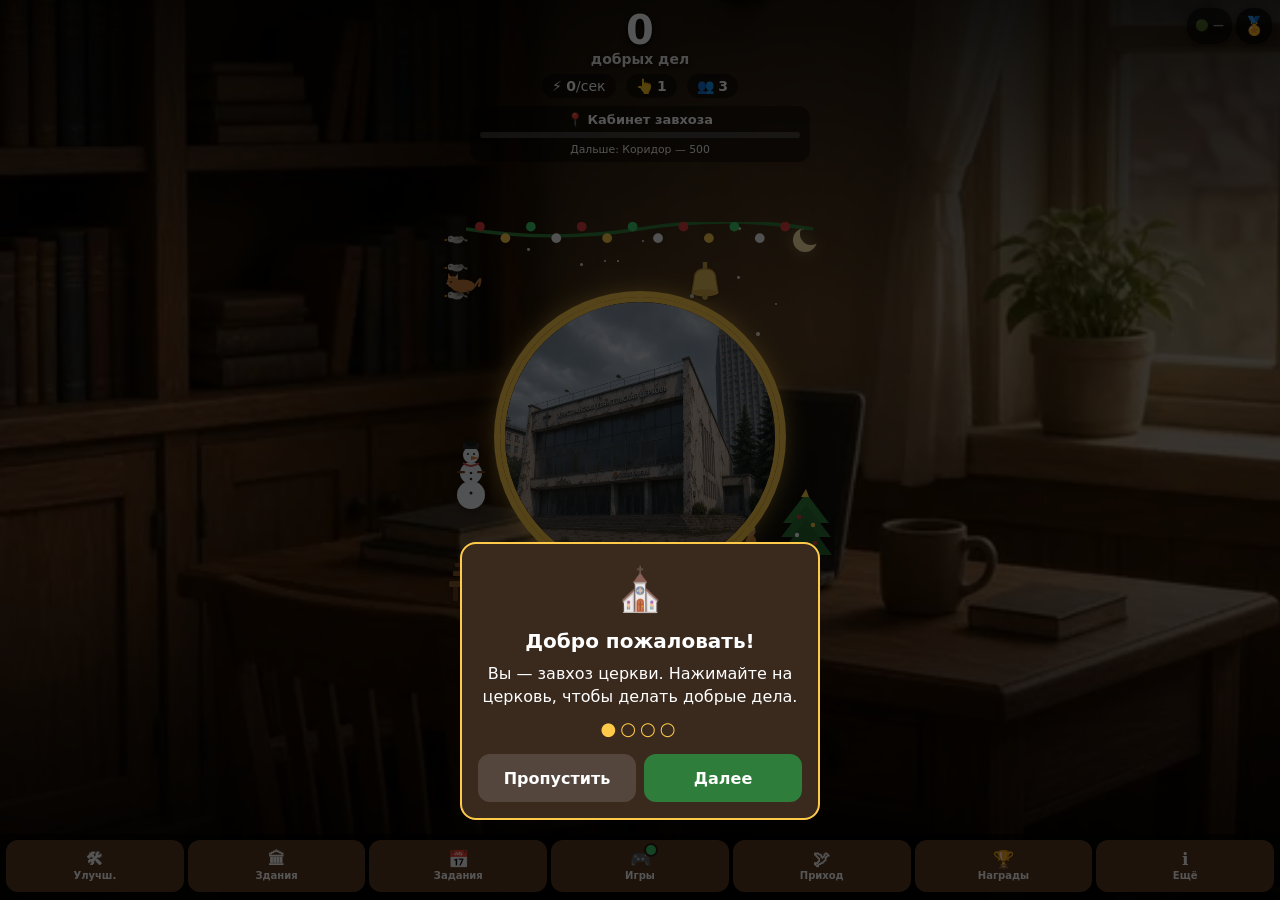
<file: index.html>
<!doctype html>
<html lang="ru">
<head>
<meta charset="utf-8">
<meta name="viewport" content="width=device-width,initial-scale=1,maximum-scale=1,user-scalable=no,viewport-fit=cover">
<meta name="apple-mobile-web-app-capable" content="yes">
<meta name="mobile-web-app-capable" content="yes">
<meta name="apple-mobile-web-app-status-bar-style" content="black-translucent">
<meta name="apple-mobile-web-app-title" content="Завхоз церкви">
<meta name="theme-color" content="#2b1d14">
<title>Завхоз церкви</title>
<link rel="manifest" href="manifest.webmanifest">
<link rel="apple-touch-icon" href="img/icon-180.png">
<link rel="icon" href="img/icon-192.png">
<link rel="stylesheet" href="style.css">
<!-- Yandex.Metrika counter -->
<script type="text/javascript">
    (function(m,e,t,r,i,k,a){
        m[i]=m[i]||function(){(m[i].a=m[i].a||[]).push(arguments)};
        m[i].l=1*new Date();
        for (var j = 0; j < document.scripts.length; j++) {if (document.scripts[j].src === r) { return; }}
        k=e.createElement(t),a=e.getElementsByTagName(t)[0],k.async=1,k.src=r,a.parentNode.insertBefore(k,a)
    })(window, document,'script','https://mc.yandex.ru/metrika/tag.js?id=114234557', 'ym');
    ym(114234557, 'init', {ssr:true, webvisor:true, clickmap:true, ecommerce:"dataLayer", referrer: document.referrer, url: location.href, accurateTrackBounce:true, trackLinks:true});
</script>
<noscript><div><img src="https://mc.yandex.ru/watch/114234557" style="position:absolute; left:-9999px;" alt="" /></div></noscript>
<!-- /Yandex.Metrika counter -->
</head>
<body>
<div id="bg"></div><div id="shade"></div>
<header id="top">
  <div id="score"><span id="deeds">0</span><small>добрых дел</small></div>
  <div id="stats"><span>⚡ <b id="dps">0</b>/сек</span><span>👆 <b id="dpt">1</b></span><span>👥 <b id="people">3</b></span><span id="blessS" hidden>🙏 <b id="bless">0</b></span></div>
  <div id="loc"><span id="locName">Кабинет завхоза</span><div id="locBar"><i></i></div><small id="locNext"></small></div>
  <div id="boost" hidden></div>
</header>
<div id="corner">
  <button type="button" id="live" hidden aria-label="Сейчас играют"></button>
  <button type="button" id="boardBtn" aria-label="Таблица мест">🏅</button>
</div>
<main id="play">
  <div id="event" hidden></div>
  <div id="scene">
    <div id="fx" aria-hidden="true"></div>
    <div id="walk" aria-hidden="true"></div>
    <div id="bits"></div>
    <button id="tap" aria-label="Нажимай!"><img src="img/church1.webp" alt="Церковь" draggable="false"></button>
    <div id="seasons" aria-hidden="true"></div>
  </div>
  <div id="hint">Нажимай на церковь — делай добрые дела!</div>
  <button type="button" id="inviteBtn" aria-label="Пригласи друга — плюс 5% навсегда и сундук">🎁 Пригласи друга<small>+5% навсегда + сундук</small></button>
</main>
<nav id="tabs">
  <button data-p="shop"><i>🛠</i>Улучш.</button>
  <button data-p="bld"><i>🏛</i>Здания</button>
  <button data-p="quest"><i>📅</i>Задания<em id="qdot" hidden></em></button>
  <button data-p="mini"><i>🎮</i>Игры<em id="mgdot" hidden></em></button>
  <button data-p="parish"><i>🕊</i>Приход</button>
  <button data-p="ach"><i>🏆</i>Награды</button>
  <button data-p="info"><i>ℹ️</i>Ещё</button>
</nav>
<section id="panel" hidden>
  <div class="ph"><b id="ptitle"></b><button id="pclose" aria-label="Закрыть">✕</button></div>
  <div id="pbody"></div>
</section>
<div id="mini" hidden>
  <div id="mh"><b id="mtitle"></b><span id="mtimer"></span><button id="mclose" aria-label="Закрыть">✕</button></div>
  <div id="mhint"></div>
  <div id="mhud" hidden></div>
  <div id="mstage"></div>
  <div id="mstatus"></div>
</div>
<div id="tutor" hidden>
  <div class="tbox">
    <div id="tstep"></div>
    <div class="tbtns">
      <button type="button" id="tskip" class="ghost">Пропустить</button>
      <button type="button" id="tnext">Далее</button>
    </div>
  </div>
</div>
<div id="ish" hidden><div id="ishbox" class="ishbox"></div></div>
<div id="toast"></div>
<div id="modal" hidden><div class="mbox"><div id="mtext"></div><div id="mbtns"></div></div></div>
<script src="game.js"></script>
</body>
</html>
</file>
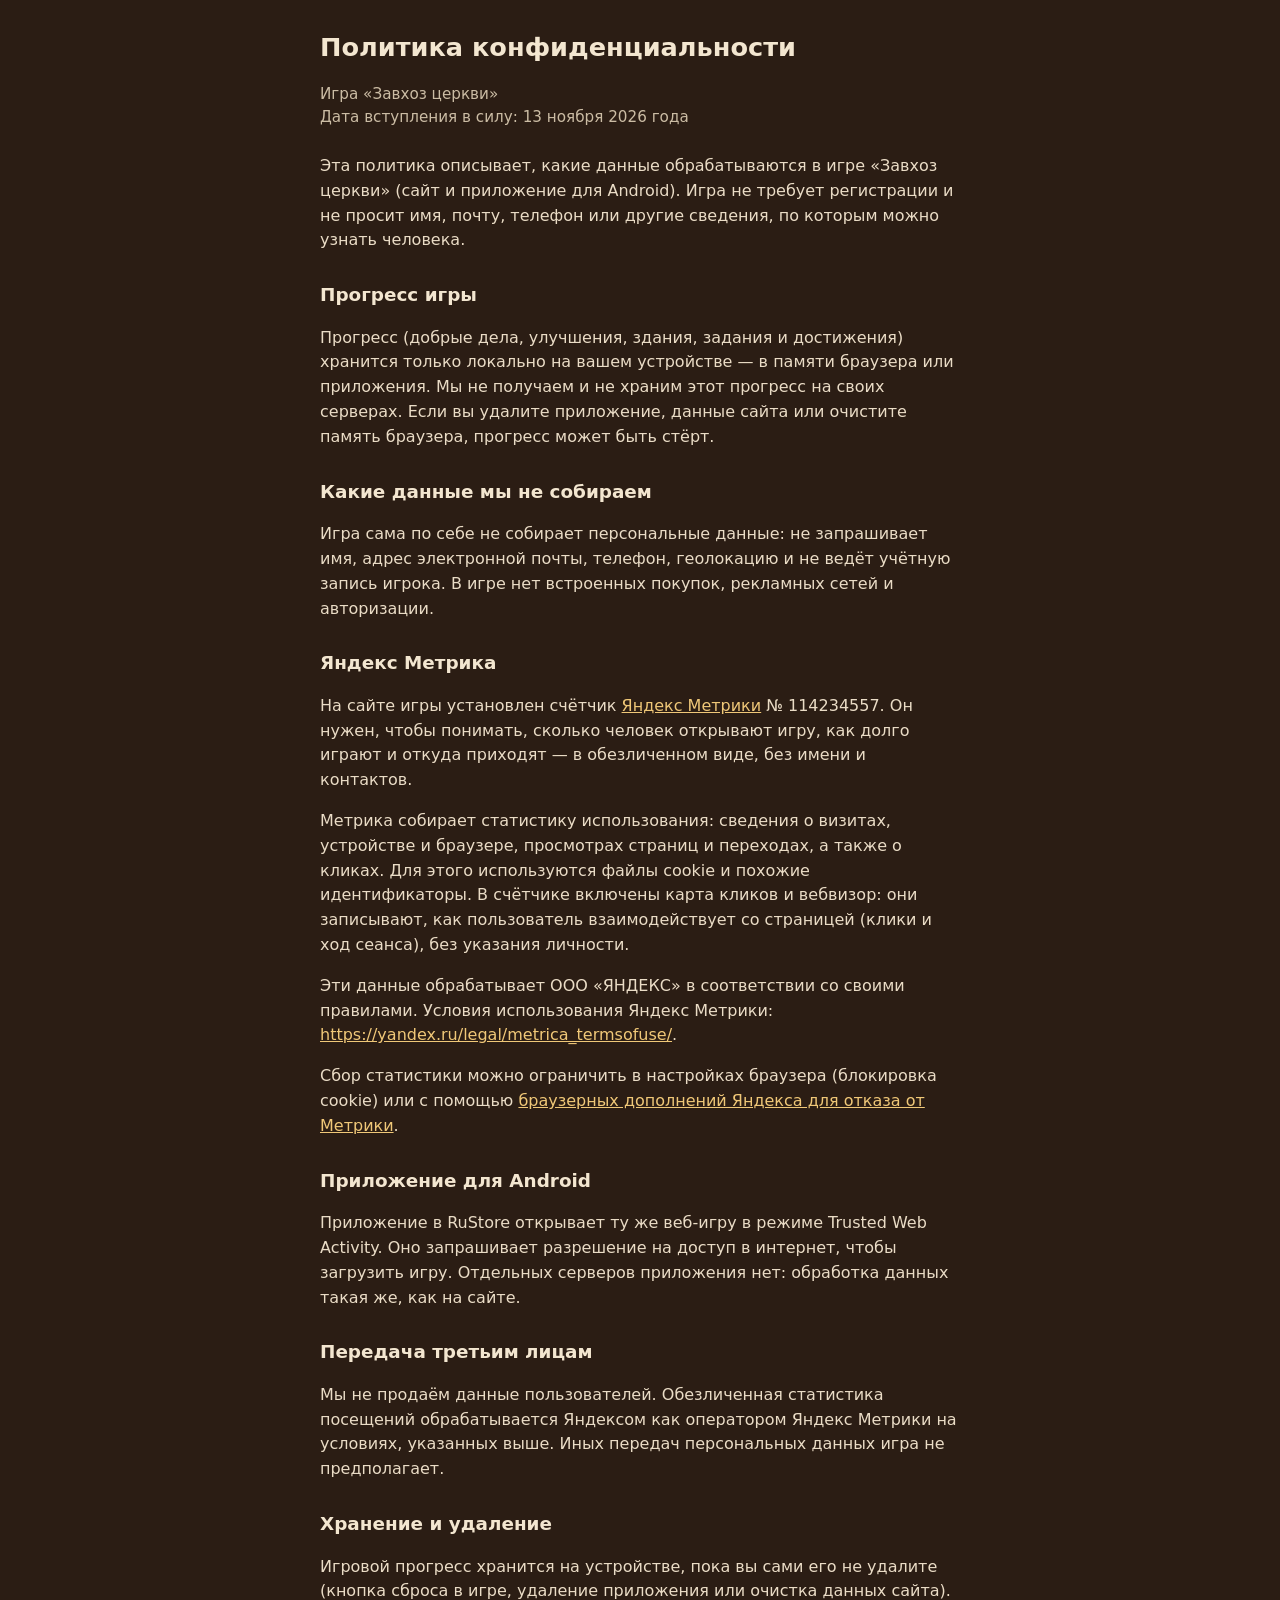
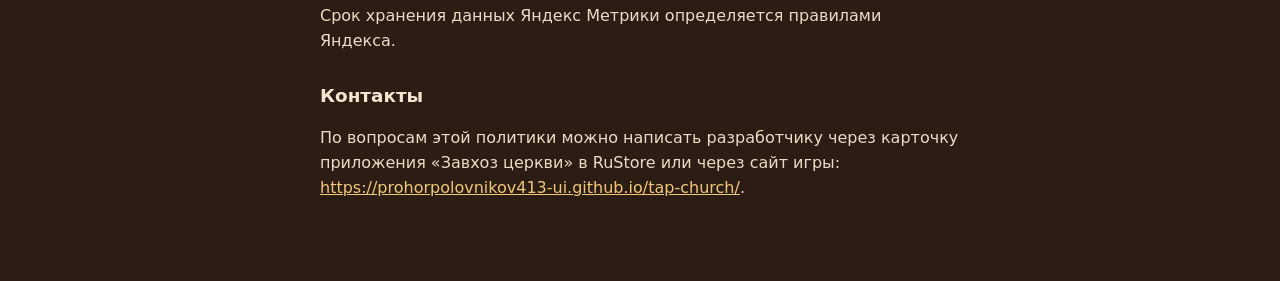
<file: privacy.html>
<!doctype html>
<html lang="ru">
<head>
<meta charset="utf-8">
<meta name="viewport" content="width=device-width,initial-scale=1">
<title>Политика конфиденциальности — Завхоз церкви</title>
<style>
  :root { color-scheme: dark; }
  body { margin:0; font-family: system-ui, -apple-system, "Segoe UI", Roboto, sans-serif;
         background:#2b1d14; color:#f3e6d0; line-height:1.55; }
  main { max-width: 40rem; margin: 0 auto; padding: 28px 20px 64px; }
  h1 { font-size: 1.6rem; margin: 0 0 8px; }
  h2 { font-size: 1.15rem; margin: 28px 0 8px; }
  p, li { color: #eadcc6; }
  a { color: #f0c878; }
  .meta { color:#cbbca4; font-size:.95rem; margin-bottom: 24px; }
</style>
</head>
<body>
<main>
  <h1>Политика конфиденциальности</h1>
  <p class="meta">Игра «Завхоз церкви»<br>Дата вступления в силу: 13 ноября 2026 года</p>

  <p>Эта политика описывает, какие данные обрабатываются в игре «Завхоз церкви» (сайт и приложение для Android). Игра не требует регистрации и не просит имя, почту, телефон или другие сведения, по которым можно узнать человека.</p>

  <h2>Прогресс игры</h2>
  <p>Прогресс (добрые дела, улучшения, здания, задания и достижения) хранится только локально на вашем устройстве — в памяти браузера или приложения. Мы не получаем и не храним этот прогресс на своих серверах. Если вы удалите приложение, данные сайта или очистите память браузера, прогресс может быть стёрт.</p>

  <h2>Какие данные мы не собираем</h2>
  <p>Игра сама по себе не собирает персональные данные: не запрашивает имя, адрес электронной почты, телефон, геолокацию и не ведёт учётную запись игрока. В игре нет встроенных покупок, рекламных сетей и авторизации.</p>

  <h2>Яндекс Метрика</h2>
  <p>На сайте игры установлен счётчик <a href="https://metrika.yandex.ru/" rel="noopener">Яндекс Метрики</a> № 114234557. Он нужен, чтобы понимать, сколько человек открывают игру, как долго играют и откуда приходят — в обезличенном виде, без имени и контактов.</p>
  <p>Метрика собирает статистику использования: сведения о визитах, устройстве и браузере, просмотрах страниц и переходах, а также о кликах. Для этого используются файлы cookie и похожие идентификаторы. В счётчике включены карта кликов и вебвизор: они записывают, как пользователь взаимодействует со страницей (клики и ход сеанса), без указания личности.</p>
  <p>Эти данные обрабатывает ООО «ЯНДЕКС» в соответствии со своими правилами. Условия использования Яндекс Метрики: <a href="https://yandex.ru/legal/metrica_termsofuse/" rel="noopener">https://yandex.ru/legal/metrica_termsofuse/</a>.</p>
  <p>Сбор статистики можно ограничить в настройках браузера (блокировка cookie) или с помощью <a href="https://yandex.ru/support/metrica/general/opt-out.html" rel="noopener">браузерных дополнений Яндекса для отказа от Метрики</a>.</p>

  <h2>Приложение для Android</h2>
  <p>Приложение в RuStore открывает ту же веб-игру в режиме Trusted Web Activity. Оно запрашивает разрешение на доступ в интернет, чтобы загрузить игру. Отдельных серверов приложения нет: обработка данных такая же, как на сайте.</p>

  <h2>Передача третьим лицам</h2>
  <p>Мы не продаём данные пользователей. Обезличенная статистика посещений обрабатывается Яндексом как оператором Яндекс Метрики на условиях, указанных выше. Иных передач персональных данных игра не предполагает.</p>

  <h2>Хранение и удаление</h2>
  <p>Игровой прогресс хранится на устройстве, пока вы сами его не удалите (кнопка сброса в игре, удаление приложения или очистка данных сайта). Срок хранения данных Яндекс Метрики определяется правилами Яндекса.</p>

  <h2>Контакты</h2>
  <p>По вопросам этой политики можно написать разработчику через карточку приложения «Завхоз церкви» в RuStore или через сайт игры: <a href="https://prohorpolovnikov413-ui.github.io/tap-church/">https://prohorpolovnikov413-ui.github.io/tap-church/</a>.</p>
</main>
</body>
</html>
</file>
<file: style.css>
*{box-sizing:border-box;-webkit-tap-highlight-color:transparent;-webkit-user-select:none;user-select:none;-webkit-touch-callout:none}
input,textarea{-webkit-user-select:text;user-select:text}
html,body{margin:0;height:100%;overflow:hidden;background:#2b1d14;color:#fff;font-family:-apple-system,system-ui,"Segoe UI",Roboto,sans-serif;touch-action:manipulation;overscroll-behavior:none}
#bg{position:fixed;inset:0;background:#3a2a1e center/cover no-repeat;transition:background-image .6s}
#shade{position:fixed;inset:0;background:linear-gradient(#0008,#0000 35%,#0000 60%,#000a)}
#top{position:fixed;top:0;left:0;right:0;padding:calc(env(safe-area-inset-top) + 10px) 14px 8px;text-align:center;z-index:2}
#score{font-size:40px;font-weight:800;text-shadow:0 2px 6px #000;line-height:1;margin:0 auto;max-width:calc(100% - 188px)}
#score small{display:block;font-size:14px;font-weight:600;opacity:.9;margin-top:2px}
#stats{display:flex;justify-content:center;gap:10px;margin-top:8px;font-size:14px}
#stats span{background:#0007;border-radius:14px;padding:4px 10px}
#loc{margin:8px auto 0;max-width:340px;background:#0007;border-radius:12px;padding:6px 10px;font-size:13px}
#locName{font-weight:700}
#locBar{height:6px;background:#fff3;border-radius:3px;margin:5px 0 3px;overflow:hidden}
#locBar i{display:block;height:100%;width:0;background:#ffc94a;transition:width .3s}
#play{position:fixed;inset:0;display:flex;flex-direction:column;align-items:center;justify-content:center;z-index:1;padding-top:90px;padding-bottom:calc(env(safe-area-inset-bottom) + 72px)}
#tap{width:min(64vw,280px);height:min(64vw,280px);border-radius:50%;border:5px solid #ffc94a;padding:0;background:none;box-shadow:0 8px 30px #000a,0 0 0 8px #ffc94a33;transition:transform .08s;cursor:pointer;touch-action:manipulation}
#tap img{width:100%;height:100%;border-radius:50%;display:block;pointer-events:none}
#tap.hit{transform:scale(.93)}
#tap.broken{filter:grayscale(1) brightness(.6)}
#tap.evolve{animation:evolve .75s ease-out}
@keyframes evolve{0%{transform:scale(1);box-shadow:0 8px 30px #000a,0 0 0 8px #ffc94a33}30%{transform:scale(1.08);box-shadow:0 8px 40px #ffc94acc,0 0 0 18px #ffe27a99,0 0 48px #ffc94a}100%{transform:scale(1);box-shadow:0 8px 30px #000a,0 0 0 8px #ffc94a33}}
#hint{margin-top:16px;background:#0008;padding:6px 12px;border-radius:12px;font-size:14px}
.fl{position:fixed;z-index:5;pointer-events:none;font-weight:800;font-size:24px;color:#ffe27a;text-shadow:0 2px 4px #000;animation:fl .9s ease-out forwards}
@keyframes fl{to{transform:translateY(-90px);opacity:0}}
#event{position:absolute;top:calc(env(safe-area-inset-top) + 170px);left:12px;right:12px;margin:auto;max-width:360px;background:#7a1f1fe6;border:2px solid #ffc94a;border-radius:14px;padding:10px;text-align:center;font-size:15px;z-index:3}
#event.good{background:#1f5a2ae6}
#event img{width:100%;max-height:22vh;object-fit:cover;border-radius:8px;margin-top:6px}
#event button{margin-top:8px}
#tabs{position:fixed;bottom:0;left:0;right:0;display:flex;gap:4px;padding:6px 6px calc(env(safe-area-inset-bottom) + 8px);z-index:3;background:#0009}
#tabs button,#panel button,#mbtns button,#event button{font:inherit;color:#fff;border:0;border-radius:12px;min-height:48px;cursor:pointer}
#tabs button{flex:1;min-width:0;background:#5b3a22;font-size:11px;white-space:nowrap;padding:2px 1px;font-weight:700;overflow:hidden;text-overflow:ellipsis;display:flex;flex-direction:column;align-items:center;justify-content:center;line-height:1.15;position:relative;min-height:52px}
#tabs button i{font-style:normal;font-size:19px}
#tabs button.on{background:#8a5a2e;box-shadow:inset 0 0 0 2px #ffc94a}
#qdot{position:absolute;top:5px;right:calc(50% - 18px);width:10px;height:10px;border-radius:50%;background:#ff4a3d;box-shadow:0 0 0 2px #2b1d14}
@media(max-width:360px){#tabs button{font-size:9.5px}}
#panel{position:fixed;left:0;right:0;bottom:calc(env(safe-area-inset-bottom) + 64px);max-height:64vh;background:#2b1d14f5;border-radius:18px 18px 0 0;z-index:4;display:flex;flex-direction:column;box-shadow:0 -6px 20px #000a}
.ph{display:flex;justify-content:space-between;align-items:center;padding:12px 14px;font-size:18px}
#pclose{background:#fff2;width:48px}
#pbody{overflow-y:auto;-webkit-overflow-scrolling:touch;padding:0 12px 14px}
.it{display:flex;align-items:center;gap:10px;background:#fff1;border-radius:12px;padding:8px;margin-bottom:8px}
.it .ic{font-size:30px;width:44px;text-align:center}
.it .tx{flex:1;font-size:13px;line-height:1.3}
.it .tx b{font-size:15px}
.it button{background:#2f7d3a;min-width:92px;padding:0 8px;font-weight:700;font-size:14px}
.it button:disabled{background:#555;opacity:.7}
.it.lock{opacity:.45}
.ach.ok{background:#ffc94a33}
#toast{position:fixed;left:50%;bottom:calc(env(safe-area-inset-bottom) + 80px);transform:translateX(-50%);background:#000c;padding:8px 14px;border-radius:12px;font-size:14px;z-index:6;opacity:0;transition:opacity .3s;pointer-events:none;max-width:90vw;text-align:center}
#toast.on{opacity:1}
#modal{position:fixed;inset:0;background:#000a;z-index:7;display:flex;align-items:center;justify-content:center;padding:20px}
.mbox{background:#3a2a1e;border:2px solid #ffc94a;border-radius:16px;padding:18px;text-align:center;max-width:340px;font-size:16px;line-height:1.4}
#mbtns{display:flex;flex-direction:column;gap:8px;margin-top:12px}
#mbtns button{background:#2f7d3a;width:100%;font-weight:700}
#mbtns button.ghost{background:#fff2}
#mbtns button.warn,.warn{background:#a8691a!important}
#mbtns button:disabled{background:#555;opacity:.6}

.bp{width:56px;height:56px;border-radius:10px;object-fit:cover;flex-shrink:0;background:#0003}
.it.bld{align-items:flex-start}
.it.max{border:2px solid #ffc94a;box-shadow:inset 0 0 0 1px #ffe27a,0 0 12px #ffc94a55;background:#ffc94a22}
.stars{color:#ffc94a;font-size:12px;letter-spacing:1px;margin-left:4px}
.it .inc{opacity:.85;font-size:12px}
.apro{text-align:center;font-size:13px;opacity:.85;margin:0 0 8px;font-weight:700}
[hidden]{display:none!important}
#boost{position:relative;margin:6px auto 0;max-width:340px;background:#1f5a2ae6;border:2px solid #ffc94a;border-radius:12px;padding:5px 10px;font-size:14px;overflow:hidden;animation:pulse 1s ease-in-out infinite alternate}
#boost i{position:absolute;left:0;bottom:0;height:3px;background:#ffc94a;transition:width .25s linear}
@keyframes pulse{from{box-shadow:0 0 0 #ffc94a00}to{box-shadow:0 0 14px #ffc94aaa}}
#badge{position:fixed;z-index:5;display:flex;flex-direction:column;align-items:center;gap:1px;padding:8px 14px;border-radius:22px;border:3px solid #fff;background:radial-gradient(circle at 30% 30%,#ffe27a,#e8a21c);color:#3a2205;font:inherit;font-size:14px;box-shadow:0 0 0 6px #ffc94a55,0 6px 20px #000a;cursor:pointer;animation:bfloat 1.4s ease-in-out infinite alternate,bin .35s ease-out;touch-action:manipulation}
#badge span{font-size:30px;line-height:1}
#badge small{font-weight:800;font-size:12px}
#badge.gone{opacity:0;transform:scale(.6);transition:all .4s}
@keyframes bfloat{from{transform:translateY(-6px) rotate(-3deg)}to{transform:translateY(6px) rotate(3deg)}}
@keyframes bin{from{opacity:0;transform:scale(.3)}}
.story{margin:10px 0;font-size:15px;line-height:1.45;text-align:left;background:#0003;border-radius:10px;padding:10px}
.big-n{display:inline-block;font-size:30px;font-weight:800;color:#ffe27a;margin:6px 0}
.mbox small{opacity:.8;font-size:13px}
.qbar{height:6px;background:#fff3;border-radius:3px;margin:5px 0 2px;overflow:hidden}
.qbar i{display:block;height:100%;background:#ffc94a}
.qp{font-size:12px;opacity:.85}
.it.quest.ok{background:#2f7d3a44}
.it.col{flex-direction:column;align-items:stretch}
.it.col>button{width:100%}
.tgs{display:flex;gap:6px}
.tgs .tg{flex:1;background:#555!important;font-size:12px!important;min-width:0!important;padding:0 4px!important}
.tgs .tg.on{background:#2f7d3a!important}
.stl{display:flex;flex-direction:column;gap:6px}
.stl .st{background:#5b3a22!important;text-align:left;font-size:13px!important;min-height:40px!important;padding:0 10px!important;font-weight:600!important}
.stl .st:disabled{opacity:.45}
#panel button.big{width:100%;background:#2f7d3a;font-weight:800;font-size:16px;margin-bottom:8px}
#panel button.big:disabled{background:#555;opacity:.7}
#blessS{background:#a8691acc!important}
#stats span{white-space:nowrap}
@media(max-width:360px){#stats{gap:5px;font-size:12px}#stats span{padding:3px 7px}.tgs .tg{font-size:11px!important}}

/* --- v9 mini-games --- */
#tabs button{font-size:10px}
@media(max-width:400px){#tabs button{font-size:9px}#tabs button i{font-size:17px}}
#mgdot{position:absolute;top:5px;right:calc(50% - 16px);width:10px;height:10px;border-radius:50%;background:#3dcc6a;box-shadow:0 0 0 2px #2b1d14}
#mini{position:fixed;inset:0;background:#2b1d14;z-index:8;display:flex;flex-direction:column;padding:calc(env(safe-area-inset-top) + 8px) 12px calc(env(safe-area-inset-bottom) + 10px);color:#fff}
#mh{display:flex;align-items:center;gap:8px;min-height:48px}
#mtitle{flex:1;font-size:18px;line-height:1.2}
#mtimer:empty{display:none}
#mtimer{background:#0007;border-radius:12px;padding:6px 10px;font-weight:800;font-size:16px;min-width:58px;text-align:center;color:#ffc94a}
#mclose{background:#fff2;width:48px;min-height:48px;border:0;border-radius:12px;color:#fff;font:inherit;cursor:pointer}
#mhint{text-align:center;font-size:14px;opacity:.95;margin:4px 0 8px;min-height:20px}
#mstage{flex:1;position:relative;overflow:hidden;touch-action:none;border-radius:16px;background:#3a2a1e;box-shadow:inset 0 0 0 2px #ffc94a33}
#mstatus{text-align:center;font-size:14px;font-weight:700;margin-top:8px;min-height:20px}
.mg-intro,.mg-res{position:absolute;inset:0;display:flex;flex-direction:column;align-items:center;justify-content:center;padding:22px 18px;text-align:center;gap:10px}
.mg-intro .ic,.mg-res .ic{font-size:64px;line-height:1}
.mg-intro b,.mg-res b{font-size:22px}
.mg-intro p,.mg-res p{margin:0;font-size:15px;line-height:1.45;opacity:.95;max-width:320px}
.mg-go,.mg-res button{font:inherit;color:#fff;background:#2f7d3a;border:0;border-radius:14px;min-height:52px;padding:0 22px;font-weight:800;font-size:17px;cursor:pointer;width:min(100%,280px)}
.mg-stars{color:#ffc94a;font-size:28px;letter-spacing:3px}
.mg-res .big-n{margin:2px 0 8px}
.it.mg .cd{display:block;margin-top:2px;font-size:12px;opacity:.85;color:#ffc94a}
.it.mg button{min-width:108px}

/* cleaning */
#mini button{-webkit-appearance:none;appearance:none}
.hall{position:absolute;inset:0;touch-action:none;background:linear-gradient(#6b4a32,#4a3222)}
.hall .altar{position:absolute;left:16%;right:16%;top:6%;height:11%;background:linear-gradient(#8a6238,#5c3d22);border:2px solid #ffc94a99;border-radius:10px;display:flex;align-items:center;justify-content:center;font-weight:800;font-size:15px;z-index:1}
.hall .carpet{position:absolute;left:42%;width:16%;top:16%;bottom:0;background:linear-gradient(#8b2e2e,#6a2020);opacity:.85}
.hall .pew{position:absolute;left:8%;right:8%;height:9%;background:linear-gradient(#5a3a22,#3d2716);border-radius:8px;border:2px solid #2b1d14;box-shadow:0 3px 0 #1a100a}
.mess{position:absolute;z-index:2;min-width:48px;min-height:48px;display:flex;align-items:center;justify-content:center;font-size:28px;cursor:pointer;touch-action:none;filter:drop-shadow(0 2px 2px #0008);transition:transform .15s,opacity .2s}
.mess.dirt{width:54px;height:36px;border-radius:50%;background:radial-gradient(circle at 40% 40%,#4a2e14,#120a06);border:2px solid #0a0604;box-shadow:0 1px 0 #0008,inset 0 0 8px #0008;min-height:36px;font-size:0}
.mess.paper{transform:rotate(var(--r, -12deg))}
.mess.dust{font-size:32px;opacity:.9}
.mess.web{font-size:30px}
.mess.gone{transform:scale(.4);opacity:0;pointer-events:none}
.mess.pop{animation:mgpop .25s ease-out}
@keyframes mgpop{from{transform:scale(1.3)}to{transform:scale(1)}}

/* find mic */
.micg{position:absolute;inset:0;display:grid;grid-template-columns:repeat(3,1fr);gap:8px;padding:10px;background:linear-gradient(#4a3424,#2b1d14)}
.micg .ob{position:relative;background:#5b3a22;border:2px solid #ffc94a55;border-radius:14px;display:flex;flex-direction:column;align-items:center;justify-content:center;gap:2px;cursor:pointer;font:inherit;color:#fff;min-height:0;padding:4px;transition:transform .12s}
.micg .ob .ei{font-size:34px;line-height:1}
.micg .ob small{font-size:11px;opacity:.85;font-weight:700}
.micg .ob:active{transform:scale(.96)}
.micg .ob.open{background:#2f7d3a55;border-color:#ffc94a;pointer-events:none}
.micg .ob.empty{background:#0004;border-color:#fff2;opacity:.7;pointer-events:none}
.micg .ob.open .ei{animation:mgpop .3s ease-out}
.need{display:flex;justify-content:center;gap:12px;margin:0}
.need span{background:#0007;border-radius:12px;padding:4px 10px;font-size:18px}
.need span.got{background:#2f7d3a;box-shadow:0 0 0 2px #ffc94a}

/* granny */
.grw{position:absolute;inset:0;background:linear-gradient(#6b4a32,#3d2718);display:flex;flex-direction:column}
.grw .aisle{flex:1;position:relative;margin:8px 8px 0;border-radius:12px;overflow:hidden;background:
  linear-gradient(#0000,#0000),
  repeating-linear-gradient(90deg,#c4a074 0 32%,#8b2e2e 32% 36%,#c4a074 36% 64%,#8b2e2e 64% 68%,#c4a074 68% 100%)}
.grw .seat{position:absolute;left:8%;right:8%;top:6px;height:54px;background:linear-gradient(#8a6238,#5c3d22);border:2px solid #ffc94a;border-radius:12px;display:flex;align-items:center;justify-content:center;font-weight:800;z-index:1;box-shadow:0 0 16px #ffc94a55}
.grw .rows{position:absolute;left:0;right:0;top:68px;bottom:86px;display:flex;flex-direction:column;justify-content:flex-end;gap:8px;padding:0 6px}
.grw .row{display:grid;grid-template-columns:1fr 1fr 1fr;gap:6px;height:72px;transition:transform .2s,opacity .2s}
.grw .cell{border-radius:12px;border:2px solid #2b1d14;background:#5b3a22ee;display:flex;flex-direction:column;align-items:center;justify-content:center;font-size:28px;cursor:pointer;font-weight:800;color:#fff;line-height:1;padding:0;margin:0;font-family:inherit}
.grw .cell small{font-size:10px;margin-top:2px}
.grw .cell.safe{background:#2f7d3a55;border-color:#8fce7a}
.grw .cell.bad{background:#7a1f1fcc;border-color:#ff8a7a}
.grw .cell.item{background:#a8691acc;border-color:#ffc94a}
.grw .cell.hit{animation:shake .25s}
@keyframes shake{0%,100%{transform:translateX(0)}25%{transform:translateX(-5px)}75%{transform:translateX(5px)}}
.grw .gma{position:absolute;bottom:8px;width:33.33%;text-align:center;font-size:48px;line-height:1;transition:left .2s ease-out;z-index:2;filter:drop-shadow(0 3px 2px #0008);pointer-events:none}
.grw .gma.bob{animation:gbob .4s ease-in-out}
@keyframes gbob{0%,100%{transform:translateY(0)}50%{transform:translateY(-8px)}}
.grw .hud{display:flex;justify-content:space-between;padding:6px 10px 4px;font-size:16px;font-weight:700}
.grw .hearts{color:#ff6b6b;letter-spacing:2px}

#mhud{display:flex;flex-wrap:wrap;justify-content:center;gap:5px 8px;margin:0 0 6px;font-size:12px;font-weight:700}
#mhud[hidden]{display:none!important}
#mhud span{background:#0007;border-radius:10px;padding:3px 8px}
#mhud .hearts{color:#ff6b6b;letter-spacing:1px;background:#0007}
#mhud .combo{background:#a8691a;color:#ffe27a}
#mbanner{position:absolute;inset:0;z-index:9;display:flex;align-items:center;justify-content:center;background:#0008;font-size:32px;font-weight:800;color:#ffc94a;text-shadow:0 2px 8px #000;opacity:0;pointer-events:none;transition:opacity .2s}
#mbanner.on{opacity:1;pointer-events:none}
.mess.stubborn{box-shadow:0 0 0 2px #c45a2a,0 1px 0 #0008,inset 0 0 8px #0008}
.mess.stubborn.half{opacity:.7;filter:brightness(1.25);transform:scale(.92)}
.hazard{position:absolute;z-index:3;min-width:48px;min-height:48px;display:flex;align-items:center;justify-content:center;font-size:30px;cursor:pointer;filter:drop-shadow(0 2px 2px #0008)}
.hazard.flash{animation:shake .3s}
.mg-rec{margin:0;font-size:15px}
.mg-extra{margin:0;font-size:13px;opacity:.85}

.micg.cols5{grid-template-columns:repeat(5,1fr);gap:5px;padding:6px;overflow-y:auto;-webkit-overflow-scrolling:touch}
.micg.cols5 .ob .ei{font-size:24px}
.micg.cols5 .ob small{font-size:9px;line-height:1.1;text-align:center}
.micg .ob.stacked{box-shadow:3px 3px 0 #0006}
.micg .ob .top,.micg .ob .under{display:flex;flex-direction:column;align-items:center;justify-content:center;gap:1px}
.micg .ob.stacked .under{display:none}
.micg .ob.shifted .top{position:absolute;opacity:0;transform:translate(28px,-24px) rotate(18deg);transition:transform .25s,opacity .25s;pointer-events:none}
.micg .ob.shifted .under{display:flex}
.micg .ob.decoy-gone{background:#7a1f1f99;border-color:#ff8a7a;pointer-events:none}
.micwrap{position:absolute;inset:0}
.micwrap .micg{position:absolute;inset:0}
#flash{position:absolute;inset:0;pointer-events:none;z-index:4;background:radial-gradient(circle var(--r,90px) at var(--x,50%) var(--y,40%),transparent 0,transparent calc(var(--r,90px) * .72),#000e var(--r,90px))}

.grw.lanes2 .aisle{background:linear-gradient(90deg,#c4a074 0 46%,#8b2e2e 46% 54%,#c4a074 54% 100%)}
.grw.lanes2 .rows .row,.row.lanes2{grid-template-columns:1fr 1fr}
.grw.lanes3 .rows .row,.row.lanes3{grid-template-columns:1fr 1fr 1fr}
.grw .cell.stairs{background:#5c4a2acc;border-color:#ffc94a}
.grw .cell.mov{box-shadow:0 0 0 2px #ffc94a55}
.grw .cell.item{z-index:1}

/* --- v10 polish --- */
#tabs button{font-size:10px;padding:2px 0}
#tabs button i{font-size:17px}
@media(max-width:400px){#tabs button{font-size:9px}#tabs button i{font-size:16px}}
#scene{position:relative;display:flex;align-items:center;justify-content:center;width:min(86vw,340px);height:min(86vw,340px)}
#fx,#seasons{position:absolute;inset:-18% -8% 0;pointer-events:none;overflow:hidden;border-radius:24px}
#walk{position:absolute;inset:-10% -8% -14%;pointer-events:none;overflow:hidden;z-index:3}
#tap{position:relative;z-index:2;background:none;overflow:hidden}
body.night #tap{box-shadow:0 8px 30px #000a,0 0 0 8px #ffc94a33,0 0 28px #ffe27a44}
body.night #shade{background:linear-gradient(#000c,#0005 35%,#0005 60%,#000d)}
.flake,.puff{position:absolute;border-radius:50%;background:#fff;opacity:.85;animation:fall linear infinite;pointer-events:none}
.puff{background:#fff8;animation:rise 5s ease-out infinite}
@keyframes fall{from{transform:translateY(-8%) rotate(0)}to{transform:translateY(110%) rotate(220deg)}}
@keyframes rise{from{transform:translateY(0) scale(.6);opacity:.5}to{transform:translateY(-80px) scale(1.3);opacity:0}}
.walker{position:absolute;left:0;top:0;width:26px;height:44px;margin:0;padding:0;border:0;background:none;pointer-events:none;transform-origin:50% 100%;filter:drop-shadow(0 2px 1px #0005);will-change:transform,opacity}
.walker.kid{width:18px;height:32px}
.walker.grandma{width:26px;height:42px}
.walker svg{width:100%;height:100%;display:block;overflow:visible}
.walker .fig{display:block;width:100%;height:100%;transform-origin:50% 100%;animation:wbob .38s ease-in-out infinite}
.walker.kid .fig{animation-duration:.24s}
.walker.grandma .fig{animation-duration:.7s}
.walker.idle .fig{animation:none}
@keyframes wbob{0%,100%{transform:translateY(0) rotate(-2deg)}50%{transform:translateY(-2.5px) rotate(2deg)}}
.walker .leg{transform-box:fill-box;transform-origin:50% 0;animation:legstep .38s ease-in-out infinite}
.walker .leg.front{animation-delay:-.19s}
.walker.kid .leg{animation-duration:.24s}
.walker.grandma .leg{animation-duration:.7s}
.walker.idle .leg{animation:none}
@keyframes legstep{0%,100%{transform:rotate(22deg)}50%{transform:rotate(-22deg)}}
.walker .cane{transform-box:fill-box;transform-origin:100% 0;animation:cane .7s ease-in-out infinite}
.walker.idle .cane{animation:none}
@keyframes cane{0%,100%{transform:rotate(6deg)}50%{transform:rotate(-4deg)}}
.walker .item{position:absolute;z-index:2;pointer-events:none}
.walker .item.bag{width:12px;height:14px;left:16px;top:22px}
.walker.kid .item.bag{left:11px;top:16px;width:9px;height:11px}
.walker .item.flowers{width:14px;height:16px;left:15px;top:14px}
.walker.kid .item.flowers{left:10px;top:10px;width:11px;height:13px}
.walker.has-umb .umb{display:block}
.garland{position:absolute;left:6%;right:6%;top:4%;height:18px;pointer-events:none;z-index:3}
.xmas-tree{position:absolute;right:1%;bottom:10%;width:54px;height:78px;z-index:3;pointer-events:none}
.snowman{position:absolute;left:1%;bottom:24%;width:48px;height:70px;z-index:3;pointer-events:none;filter:drop-shadow(0 2px 2px #0004)}
.easter-fl{position:absolute;bottom:8%;width:40px;height:48px;z-index:3;pointer-events:none}
.easter-fl.l{left:2%}
.easter-fl.r{right:2%}

#tutor{position:fixed;inset:0;background:#000a;z-index:9;display:flex;align-items:flex-end;justify-content:center;padding:16px 16px calc(env(safe-area-inset-bottom) + 80px)}
#tutor[hidden]{display:none!important}
.tbox{background:#3a2a1e;border:2px solid #ffc94a;border-radius:16px;padding:16px;max-width:360px;width:100%;text-align:center}
#tstep{font-size:16px;line-height:1.45;margin-bottom:8px}
#tstep .ic{font-size:42px;display:block;margin-bottom:6px}
#tstep b{display:block;font-size:20px;margin-bottom:6px}
.tbtns{display:flex;gap:8px;margin-top:12px}
.tbtns button{flex:1;font:inherit;color:#fff;border:0;border-radius:12px;min-height:48px;font-weight:800;background:#2f7d3a;cursor:pointer}
.tbtns .ghost{background:#fff2;font-weight:600}
#tutor .dots{margin-top:8px;letter-spacing:4px;color:#ffc94a;font-size:18px}
body.tut-hl #tap{z-index:10;box-shadow:0 0 0 6px #ffc94a,0 0 28px #ffc94acc}
body.tut-hl2 #tabs button[data-p="shop"]{z-index:10;box-shadow:0 0 0 3px #ffc94a}
body.tut-hl3 #tabs button[data-p="quest"],body.tut-hl3 #tabs button[data-p="mini"]{z-index:10;box-shadow:0 0 0 3px #ffc94a}

.verse-ref{display:block;margin-top:8px;opacity:.85;font-size:14px}
.pwbar{height:10px;background:#fff3;border-radius:6px;margin:8px 0;overflow:hidden}
.pwbar i{display:block;height:100%;width:0;background:#ffc94a;transition:width .35s}
.parish-note{font-size:12px;opacity:.8;margin:8px 0 0;line-height:1.4}
.it.goal .ic{font-size:34px}
.vol{display:flex;align-items:center;gap:8px;margin-top:8px;font-size:13px}
.vol input[type=range]{flex:1;accent-color:#ffc94a}
#sharePrev{display:block;width:100%;border-radius:12px;margin:8px 0;background:#2b1d14}

#bits{position:absolute;inset:-18% -8% 0;z-index:4;pointer-events:none}
#bits .bit{position:absolute;background:none;border:0;padding:0;margin:0;pointer-events:none;line-height:0}
#bits .bit.bell,#bits .bit.zavh,#bits .bit.egg{pointer-events:auto;cursor:pointer;touch-action:manipulation}
#bits .bit svg{width:100%;height:100%;display:block}
.cat{top:16%;width:40px;height:24px;animation:catwalk 16s linear infinite;z-index:4;filter:drop-shadow(0 2px 1px #0004)}
@keyframes catwalk{0%{left:-12%;transform:scaleX(1)}48%{left:92%;transform:scaleX(1)}50%{left:92%;transform:scaleX(-1)}98%{left:-12%;transform:scaleX(-1)}100%{left:-12%;transform:scaleX(1)}}
.bird{position:absolute;width:28px;height:16px;animation:fly 12s linear infinite;filter:drop-shadow(0 1px 1px #0003)}
@keyframes fly{0%{left:-12%;transform:translateY(0)}50%{transform:translateY(8px)}100%{left:112%;transform:translateY(-4px)}}
.bird svg .wing{transform-box:fill-box;transform-origin:center;animation:flap .35s ease-in-out infinite}
@keyframes flap{50%{transform:translateY(-3px)}}
.bench{left:0;bottom:1%;width:80px;height:58px;z-index:4;filter:drop-shadow(0 2px 2px #0004)}
.bell{top:14%;left:62%;width:36px;height:44px;z-index:5;transform-origin:50% 0;filter:drop-shadow(0 2px 2px #0005)}
.bell.ring{animation:swing .28s ease-in-out 4}
@keyframes swing{0%,100%{transform:rotate(0)}25%{transform:rotate(16deg)}75%{transform:rotate(-16deg)}}
.moon{top:4%;right:3%;width:36px;height:36px;display:none;filter:drop-shadow(0 0 8px #ffe9a866)}
body.night .moon{display:block}
.zavh{right:1%;bottom:10%;width:44px;height:78px;animation:zavin .45s ease-out;z-index:5;filter:drop-shadow(0 2px 2px #0005)}
@keyframes zavin{from{transform:translateX(40px);opacity:0}to{transform:none;opacity:1}}
.zavh.gone{opacity:.45}
.egg{width:36px;height:36px;z-index:5;animation:eggpulse 1.2s ease-in-out infinite;filter:drop-shadow(0 2px 3px #0006)}
@keyframes eggpulse{50%{transform:scale(1.12)}}
.egg.tl{top:20%;left:4%}
.egg.tr{top:26%;right:4%}
.egg.bl{bottom:30%;left:4%}
.egg.br{bottom:30%;right:10%}
.star{position:absolute;background:#fff;border-radius:50%;opacity:.85;animation:twinkle 2.4s ease-in-out infinite;pointer-events:none}
@keyframes twinkle{50%{opacity:.25}}
.drop{position:absolute;width:3px;background:linear-gradient(#fff0,#e8f4ff 30%,#9ecfff);border-radius:2px;animation:raindrop linear infinite;pointer-events:none;opacity:.9}
@keyframes raindrop{from{transform:translateY(-10%)}to{transform:translateY(130%)}}
.walker .umb{position:absolute;left:-4px;top:-12px;width:34px;height:22px;display:none;z-index:3}
.walker.kid .umb{left:-8px;top:-14px;width:28px;height:18px}
body.rain .walker .umb,.walker.has-umb .umb{display:block}
body.rain .walker .item{visibility:hidden}


#corner{position:fixed;top:calc(env(safe-area-inset-top) + 8px);right:8px;z-index:3;display:flex;flex-direction:row;align-items:stretch;gap:4px}
#live,#boardBtn{margin:0;background:#000b;border:0;color:#fff;border-radius:16px;padding:6px 8px 5px;font:inherit;font-size:11px;font-weight:800;line-height:1.15;cursor:pointer;text-align:center;min-width:40px;min-height:36px;box-shadow:0 2px 8px #0007}
#live.off{color:#fff9;font-weight:700;opacity:.85}
#boardBtn{font-size:18px;padding:4px 7px;min-width:36px;line-height:1}
#boardBtn.on{box-shadow:0 0 0 2px #ffc94a,0 2px 8px #0007;background:#8a5a2e}
@media(max-width:360px){
  #score{font-size:34px;max-width:calc(100% - 176px)}
  #corner{top:calc(env(safe-area-inset-top) + 6px);right:6px;gap:3px}
  #live,#boardBtn{font-size:10px;padding:5px 6px;min-height:32px}
  #boardBtn{font-size:16px;padding:3px 6px;min-width:32px}
}
.nickrow{display:flex;gap:8px;align-items:center;margin:8px 0 8px;flex-wrap:wrap}
.nickrow label{flex:1;min-width:140px;font-size:13px}
.nickrow input{width:100%;margin-top:4px;font:inherit;font-size:16px;padding:8px 10px;border-radius:10px;border:2px solid #ffc94a66;background:#0006;color:#fff}
.nickrow button{background:#2f7d3a;font-weight:800;padding:0 14px;min-height:44px;flex-shrink:0}
.nickhint{margin:0 0 12px;font-size:12px;opacity:.8}
#myRank{margin:0 0 10px;font-size:14px}
ol.board{list-style:none;margin:0;padding:0}
ol.board li{display:flex;align-items:center;gap:8px;background:#fff1;border-radius:10px;padding:8px 10px;margin-bottom:6px;font-size:14px}
ol.board li.me{background:#ffc94a33;box-shadow:inset 0 0 0 2px #ffc94a}
ol.board .rk{width:28px;font-weight:800;color:#ffc94a;text-align:center}
ol.board .nm{flex:1;font-weight:700;overflow:hidden;text-overflow:ellipsis;white-space:nowrap}
ol.board .nickedit{flex-shrink:0;margin:0;min-width:36px;min-height:36px;padding:0 8px;border:0;border-radius:10px;background:#ffc94a;color:#3a2205;font-size:16px;line-height:1;cursor:pointer}
ol.board .nickedit:active{transform:scale(.96)}
ol.board .sc{opacity:.9;font-variant-numeric:tabular-nums}
.info-nick{margin:0 0 12px}
.board-off{opacity:.85;font-size:13px;line-height:1.4}

@media (prefers-reduced-motion:reduce){
  .flake,.puff,.walker,.walker .fig,.walker .leg,.walker .cane,.garland,.cat,.bird,.drop,.egg,.star,#inviteBtn{animation:none!important}
}

#inviteBtn{margin-top:12px;max-width:min(92vw,340px);width:100%;border:2px solid #ffe27a;background:linear-gradient(180deg,#ffd45a,#e08a12 55%,#c56a08);color:#3a2205;font:inherit;font-weight:800;font-size:17px;border-radius:18px;padding:8px 14px 9px;min-height:52px;line-height:1.2;cursor:pointer;touch-action:manipulation;z-index:2;box-shadow:0 0 0 4px #ffc94a55,0 6px 18px #0008,0 0 22px #ffc94a88;animation:invglow 1.4s ease-in-out infinite alternate;-webkit-appearance:none;appearance:none}
#inviteBtn small{display:block;font-size:12px;font-weight:700;opacity:.95;margin-top:2px}
#inviteBtn:active{transform:scale(.97)}
#inviteBtn[hidden]{display:none!important}
@keyframes invglow{
  from{box-shadow:0 0 0 3px #ffc94a55,0 6px 16px #0008,0 0 12px #ffc94a66}
  to{box-shadow:0 0 0 6px #ffc94a88,0 8px 22px #0008,0 0 28px #ffe27acc}
}
#ish{position:fixed;inset:0;background:#000a;z-index:5;display:flex;align-items:flex-end;justify-content:center;padding:0}
#ish[hidden]{display:none!important}
.ishbox{width:100%;max-width:440px;max-height:min(86vh,640px);background:#2b1d14f7;border-radius:22px 22px 0 0;color:#fff;box-shadow:0 -8px 28px #000c;display:flex;flex-direction:column;padding:0 0 calc(env(safe-area-inset-bottom) + 12px)}
.ishh{display:flex;align-items:center;gap:8px;padding:14px 12px 8px}
.ishh b{flex:1;font-size:20px}
#ishx{background:#fff2;width:48px;min-height:48px;border:0;border-radius:12px;color:#fff;font:inherit;cursor:pointer}
.ishbody{overflow-y:auto;-webkit-overflow-scrolling:touch;padding:4px 14px 8px}
.ishcard{background:#fff1;border-radius:14px;padding:10px 12px;margin:0 0 8px}
.ishcard.you{box-shadow:inset 0 0 0 2px #ffc94a66;background:#ffc94a22}
.ishcard.pal{background:#1f5a2a55;box-shadow:inset 0 0 0 2px #7dcc8a55}
.ishcard b{display:block;margin-bottom:4px;font-size:15px}
.ishcard p{margin:0;font-size:14px;line-height:1.4;opacity:.95}
.ishprog{text-align:center;background:#0006;border-radius:12px;padding:8px 10px;margin:4px 0 10px;font-size:15px}
.ishlink{display:flex;gap:8px;margin-bottom:10px}
.ishlink input{flex:1;min-width:0;font:inherit;font-size:13px;padding:10px;border-radius:12px;border:2px solid #ffc94a66;background:#0006;color:#fff}
.ishlink button{background:#5b3a22;color:#fff;border:0;border-radius:12px;padding:0 12px;font:inherit;font-weight:700;min-height:44px;cursor:pointer}
#ishshare{width:100%;background:#2f7d3a;color:#fff;border:0;border-radius:14px;min-height:52px;font:inherit;font-weight:800;font-size:18px;cursor:pointer}
#ishshare:active{transform:scale(.98)}
@media(max-height:760px){
  #hint{display:none}
  #inviteBtn{margin-top:8px;min-height:48px;font-size:16px;padding:6px 12px 7px}
  #scene{width:min(72vw,280px);height:min(72vw,280px)}
}
@media(max-height:700px){
  #play{padding-top:78px}
  #scene{width:min(64vw,240px);height:min(64vw,240px)}
}

.syncbox{margin:0 0 12px}
.syncbox .synclink{display:flex;gap:8px;margin:8px 0 6px}
.syncbox .synclink input{flex:1;min-width:0;font:inherit;font-size:12px;padding:10px;border-radius:12px;border:2px solid #ffc94a66;background:#0006;color:#fff}
.syncbox .synclink button{background:#5b3a22;color:#fff;border:0;border-radius:12px;padding:0 12px;font:inherit;font-weight:700;min-height:44px;cursor:pointer;flex-shrink:0}
.syncwarn{margin:0 0 8px;font-size:13px;line-height:1.35;color:#ffe27a}
#syncMake,#syncNew{width:100%;margin:0 0 6px}
#syncNew{background:#5b3a22;color:#fff;font-weight:700}
#syncMake[hidden],#syncNew[hidden]{display:none!important}
</file>
